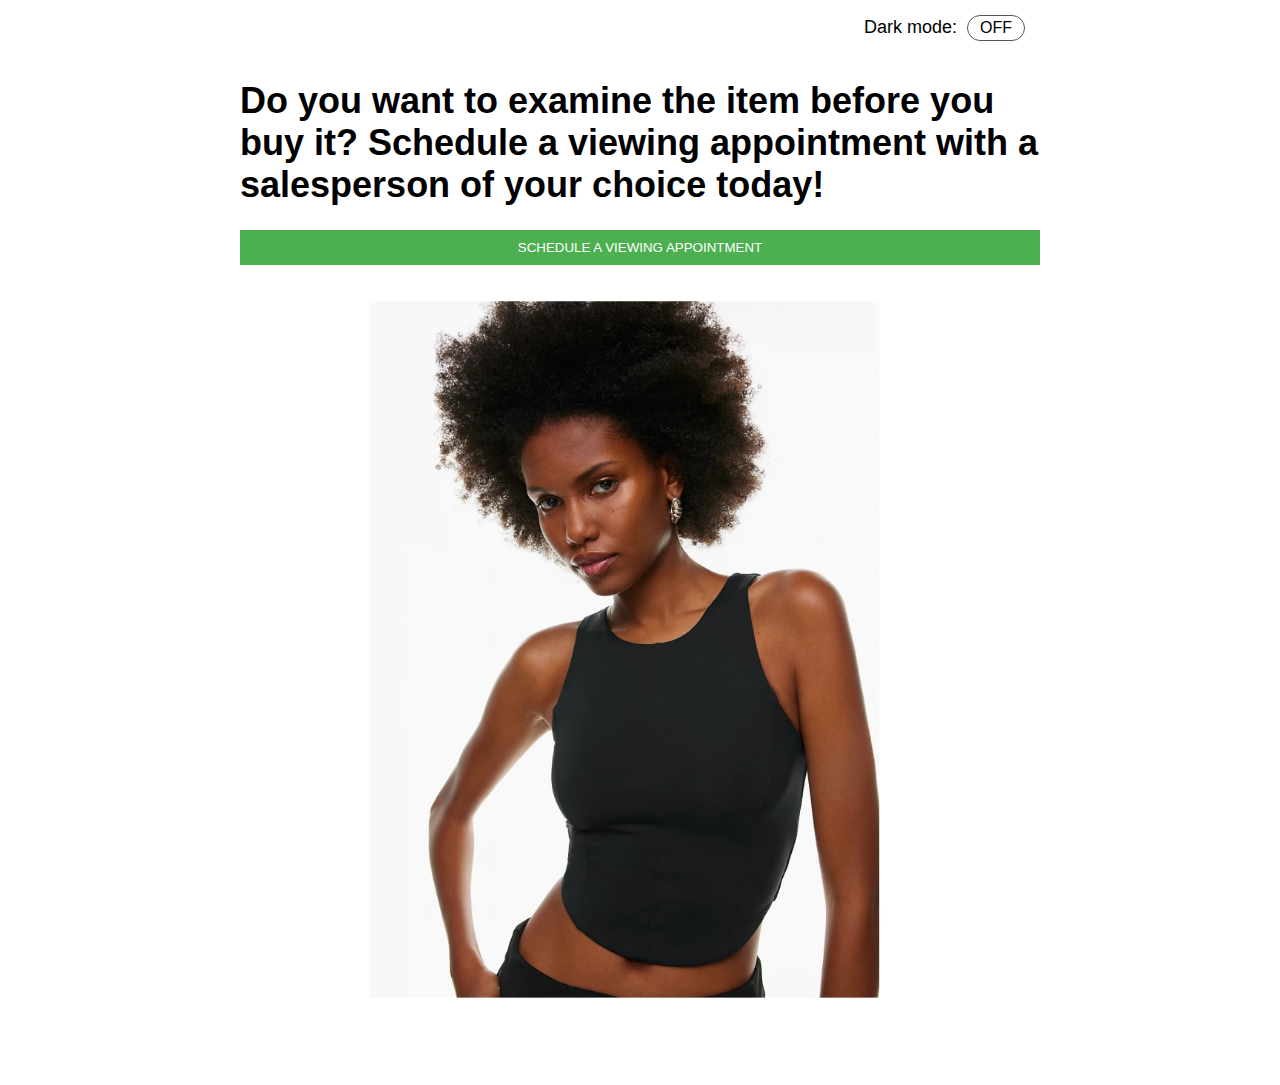
<file: A3/index.html>
<!DOCTYPE html>
<html lang="en">
<head>
    <meta charset="UTF-8">
    <meta name="viewport" content="width=device-width, initial-scale=1.0">
    <link rel="stylesheet" href="styles.css">
    <meta http-equiv="X-UA-Compatible" content="ie=edge">
    <!-- <title>Dark Mode</title> -->
    <title>Branch Appointment Scheduling</title>
</head>
<body>
    <div class = "switch"> Dark mode:
        <span class="inner-switch"> OFF </span> 
    </div>
    
    <article> 
        <h1>Do you want to examine the item before you buy it? Schedule
            a viewing appointment with a salesperson of your choice today!
        </h1>

        <button onclick="location.href='appointment.html'">SCHEDULE A VIEWING APPOINTMENT</button>
    
        <!--Image-->
        <img src="2.jpg" alt="Branch Image">
    
        <!-- Confirmation message -->
        <div id="confirmationMessage"></div>

    </article>
   

    <script src="script.js"></script>
</body>
</html>
</file>
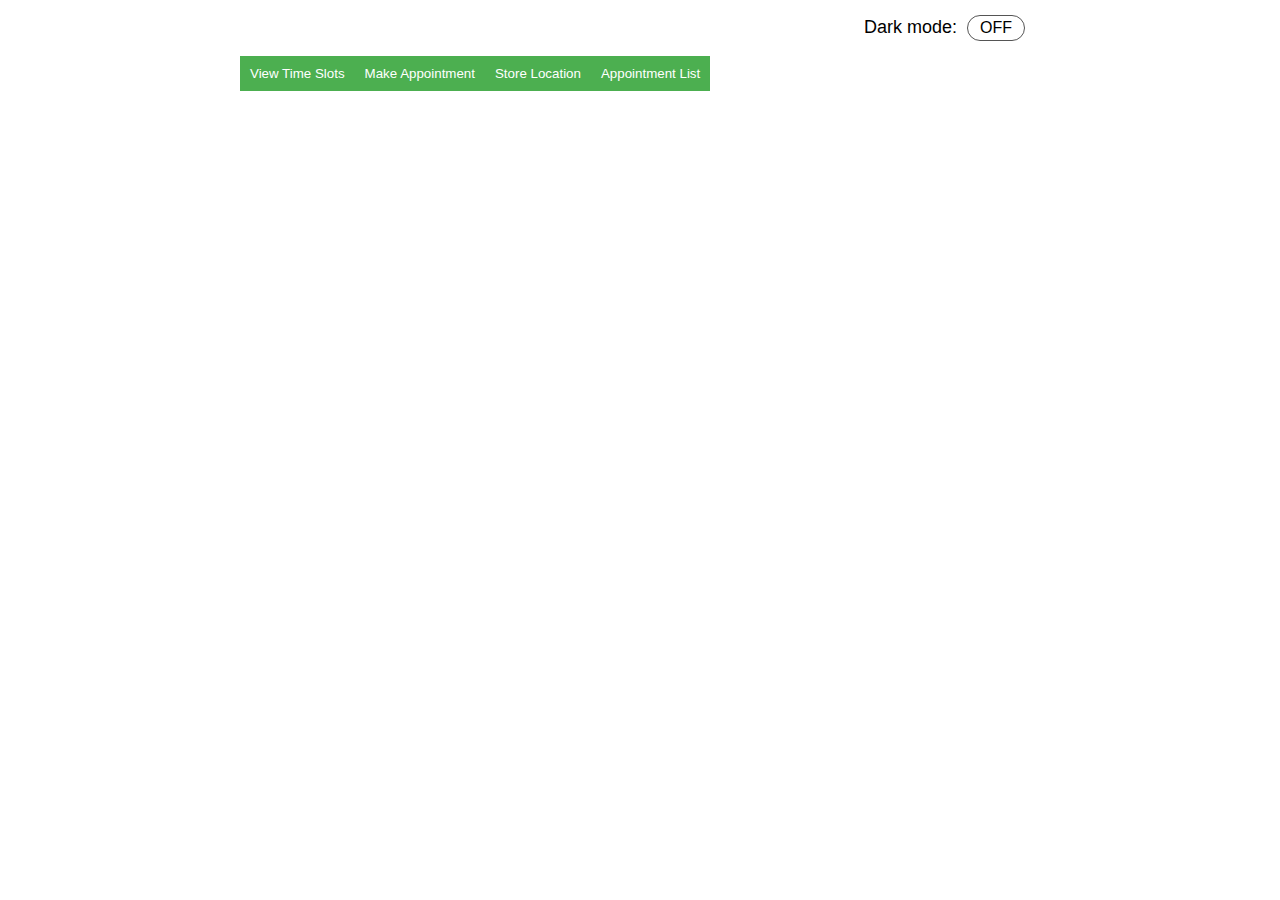
<file: A3/appointment.html>
<!DOCTYPE html>
<html lang="en">
<head>
    <meta charset="UTF-8">
    <meta name="viewport" content="width=device-width, initial-scale=1.0">
    <link rel="stylesheet" href="styles.css">
    <meta http-equiv="X-UA-Compatible" content="ie=edge">
    <!-- <title>Dark Mode</title> -->
    <title>Appointment Scheduling</title>
</head>
<body>
    <div class="switch">
        Dark mode: <span class="inner-switch">OFF</span>
    </div>

    <!----> 
    <div class="tabs">
        <button id="viewTimeSlotsBtn" onclick="openTab('ViewTimeSlots')">
            View Time Slots
        </button>
    
        <button id = "makeAppointmentBtn" onclick="openTab('MakeAppointment')">
            Make Appointment
        </button>

        <button id="storeLocationsTab" onclick="openTab('StoreLocations')">
            Store Location 
        </button>

        <button id="appointmentsListTab" onclick="openTab('appointmentsList')">
            Appointment List
        </button>
    </div>

  

    <div id="ViewTimeSlots" class="tab-content" >
        <h1>Available Time Slots</h1>

        <div id="timeSlots" class="time-slot-container">
            <!-- Time slots will be dynamically populated here -->
        </div>
        
        <!-- <button id="viewTimeSlotsBtn">View Time Slots</button> -->
        <button onclick="location.href='index.html'">Return back to Appointment</button>
    </div>

    

    <div id="MakeAppointment" class="tab-content">
         <!-- The Location Header-->
        <h1>Let's Schedule that Appointment</h1>
        <div id="appointmentForm">
            <!-- Form for making an appointment--> 
            <label for="fullName">Full Name</label>
            <input type="text" id="fullName">
             
            
                <label for="selectedLocation">Select Location:</label>
                <select id="selectedLocation" required>
                    <!-- Locations will be dynamically populated here -->
                </select>

            <div id="timeSlots" class="time-slot-container">
                <!-- Time slots will be dynamically populated here -->
                   
                <label for="selectedTimeSlot">Select Time Slot:</label>
                <select id="selectedTimeSlot" required>
                    <!-- Time slots will be dynamically populated here -->
                </select>
            </div>
            
             <!-- Additional Fields -->
            <label for="date">Date:</label>
            <input type="date" id="date" required>

            <label for="purpose">Purpose:</label>
            <input type="text" id="purpose" required>

            <label for="itemsToView">Items to View:</label>
            <input type="text" id="itemsToView" required>

            <label for="notes">Notes:</label>
            <textarea id="notes" rows="4">

            </textarea>
            <!-- End of Additional Fields -->


            <button type="submit"> Schedule Appointment</button>
        </div>
        <div id="confirmationMessage"></div>
        <button onclick="location.href='index.html'">Return back to Appointment</button>
    </div>

   
    <div id="StoreLocations" class="tab-content">
        <h1>Available Store Locations</h1>
        <div id="locations" class="locations-slot-container">

        </div>

         <!-- Locations will be dynamically populated here-->
        <div id="locations" class="location-slot-container">
            <!-- Location slots will be dynamically populated here -->
        </div>
        
     
        <!-- <button type="ViewLocationBtn">Submit Location</button> -->
        <button onclick="location.href='index.html'">Return back to Appointment</button>
    </div>

    <div id="appointmentsList" class="tab-content">
        <h1>Appointment List</h1>
        <div id="appointmentsList" c class="appointments-list-container">
            <!-- Appointments list will be dynamically populated here --> 
        </div>
        <button onclick="location.href='index.html'">Return back to Appointment</button>
    </div>
    


    <div id="confirmationMessage"></div>

    <script src="script.js"></script>
</body>
</html>
</file>
<file: A3/styles.css>
/* Add your styling here */
/* body {
    font-family: Arial, sans-serif;
    padding: 20px;
} */
body {
    font-family: sans-serif;
    font-size: 1.125rem;
    display: flex;
    flex-direction: column;
    max-width: 50rem;
    margin: 0 auto;
    padding: 0 0.9375rem;   
}

form {
    max-width: 400px;
    margin: 0 auto;
}

label {
    display: block;
    margin-bottom: 8px;
}

input {
    width: 100%;
    padding: 8px;
    margin-bottom: 16px;
}

button {
    background-color: #4caf50;
    color: white;
    padding: 10px;
    border: none;
    cursor: pointer;
}

button:hover {
    background-color: #45a049;
}

#confirmationMessage {
    margin-top: 20px;
    font-weight: bold;
}

/* */

small {
    font-style: italic;
}
article {
    display: flex;
    flex-direction: column;
}
img {
    max-width: 100%;
    display: block;
    align-self: center;
}
.switch {
    align-self: flex-end;
    margin: 0.9375rem;
}
.inner-switch {
    display: inline-block;
    cursor: pointer;
    border: 1px solid #555;
    border-radius: 1.25rem;
    width: 3.125rem;
    text-align: center;
    font-size: 1rem;
    padding: 0.1875rem;
    margin-left: 0.3125rem;
}

/* dark mode style*/
.dark,
.dark * {
    background-color: #222;
    color: #e6e6e6;
    border-color: #e6e6e6;
}


/* Add your existing CSS styles */

/* Tabs styling */
.tabs {
    display: flex;
    margin-bottom: 20px;
}

.tabs button {
    background-color: #4caf50;
    color: white;
    padding: 10px;
    border: none;
    cursor: pointer;
}

.tabs button:hover {
    background-color: #45a049;
}

.tab-content {
    display: none;
}

/* Default active tab */
.tabs button.active {
    background-color: #45a049;
}

/* Dark mode styles */
/* Add your existing dark mode styles */
</file>
